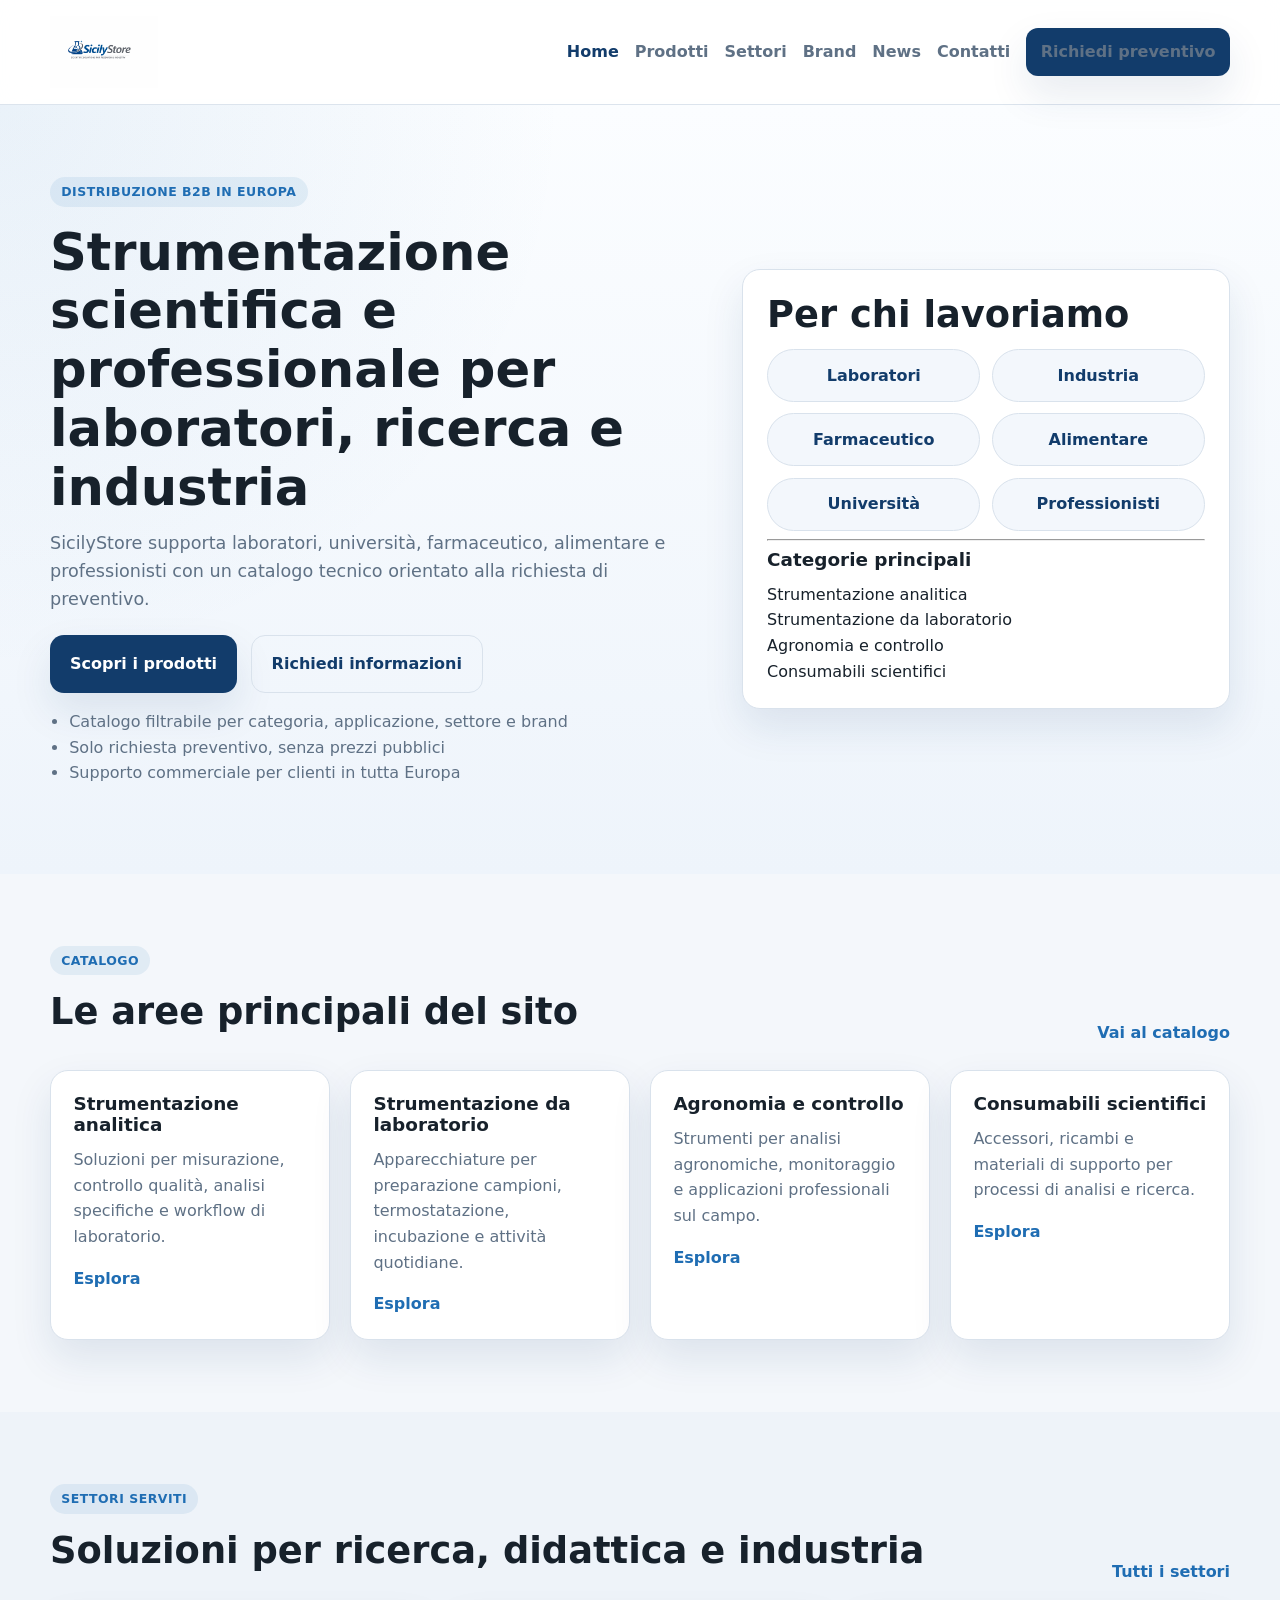
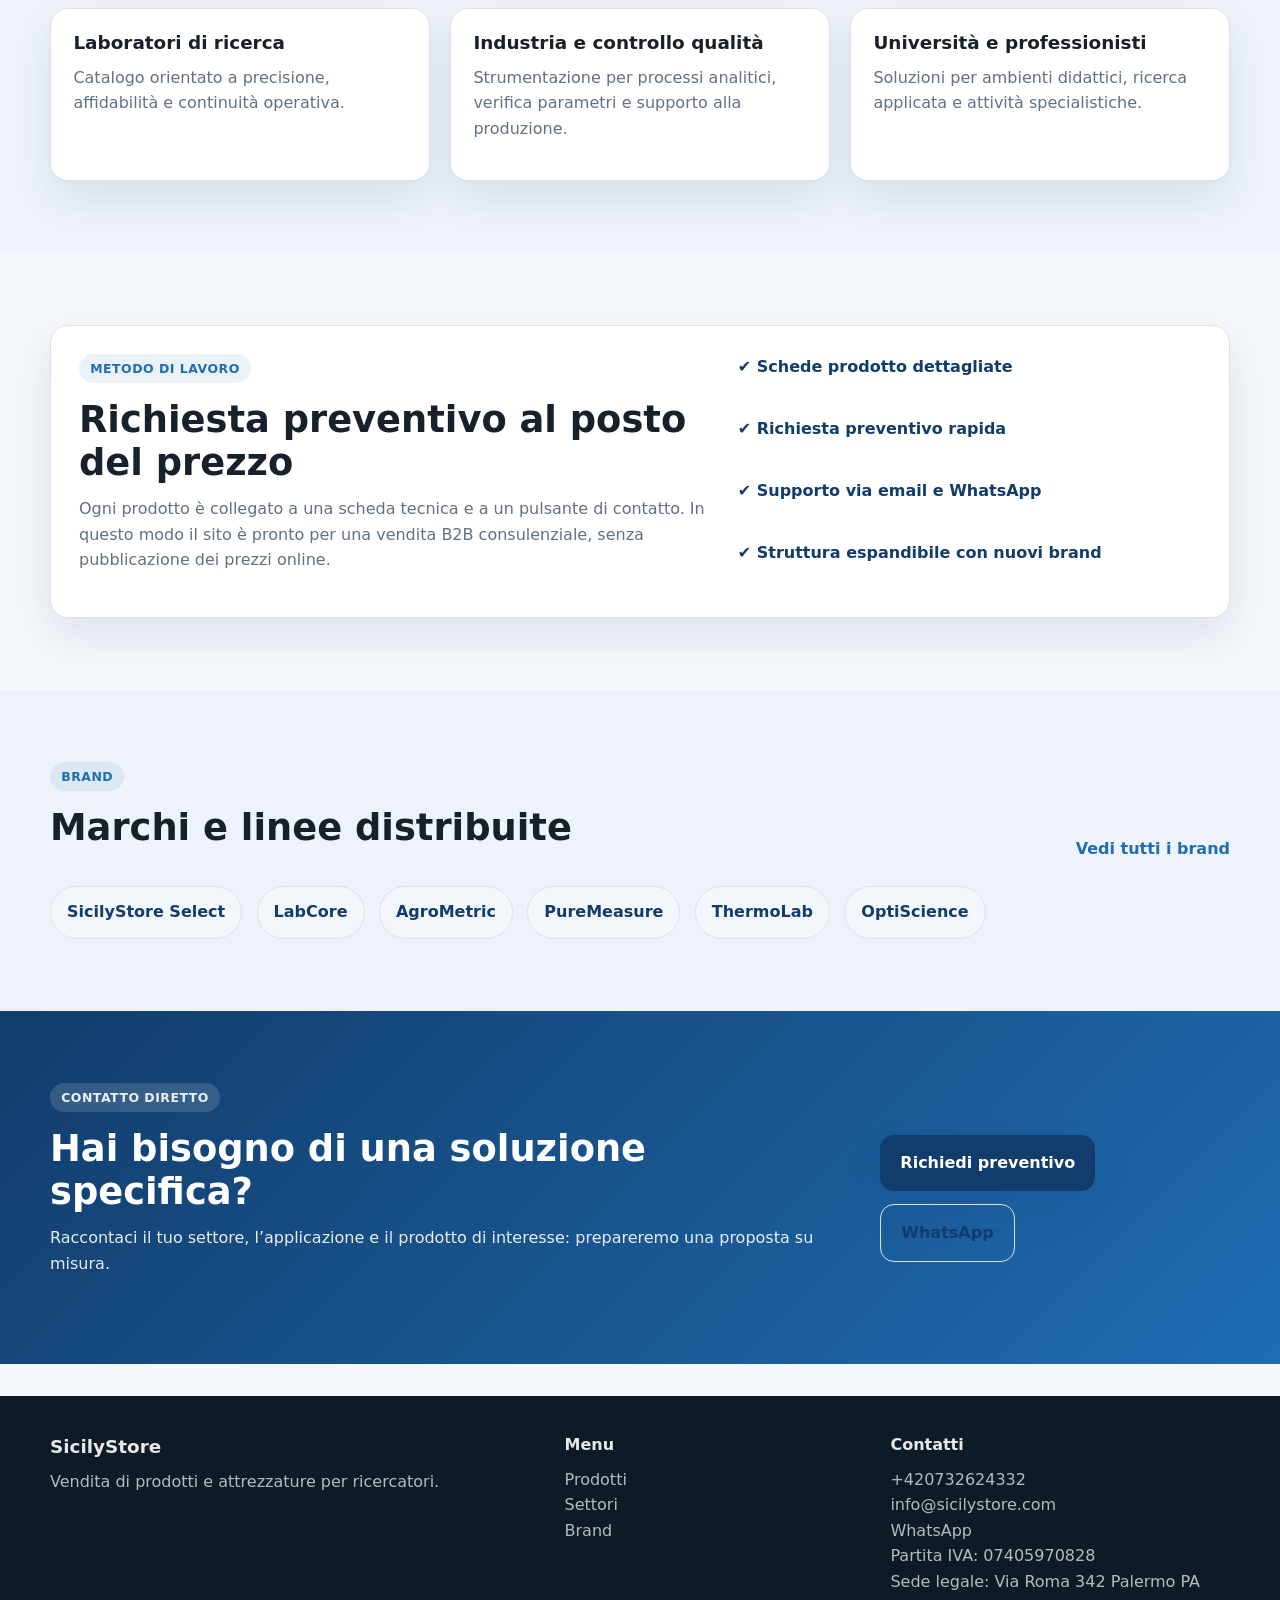
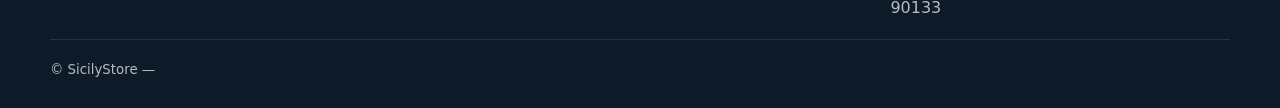
<file: index.html>
<!DOCTYPE html>
<html lang="it">
<head>
  <meta charset="UTF-8">
  <meta name="viewport" content="width=device-width, initial-scale=1.0">
  <title>SicilyStore | Strumentazione scientifica e professionale</title>
  <meta name="description" content="SicilyStore fornisce strumentazione scientifica e professionale per laboratori, università, industria e ricerca in Europa.">
  <link rel="icon" type="image/png" href="assets/images/favicon.png">
  <link rel="shortcut icon" href="assets/images/favicon.ico">
  <link rel="stylesheet" href="assets/css/styles.css">
</head>
<body>
  <header class="site-header">
    <div class="container nav-wrap">
      <a class="logo" href="index.html" aria-label="SicilyStore home">
        <img src="assets/images/logo.png" alt="SicilyStore">
      </a>
      <button class="menu-toggle" aria-expanded="false" aria-controls="site-menu">Menu</button>
      <nav id="site-menu" class="site-nav">
        <a href="index.html" class="active">Home</a>
        <a href="prodotti.html">Prodotti</a>
        <a href="settori.html">Settori</a>
        <a href="brand.html">Brand</a>
        <a href="news.html">News</a>
        <a href="contatti.html">Contatti</a>
        <a href="contatti.html#preventivo" class="btn btn-sm">Richiedi preventivo</a>
      </nav>
    </div>
  </header>

  <main>
    <section class="hero">
      <div class="container hero-grid">
        <div>
          <p class="eyebrow">Distribuzione B2B in Europa</p>
          <h1>Strumentazione scientifica e professionale per laboratori, ricerca e industria</h1>
          <p class="lead">SicilyStore supporta laboratori, università, farmaceutico, alimentare e professionisti con un catalogo tecnico orientato alla richiesta di preventivo.</p>
          <div class="cta-row">
            <a class="btn" href="prodotti.html">Scopri i prodotti</a>
            <a class="btn btn-secondary" href="contatti.html">Richiedi informazioni</a>
          </div>
          <ul class="hero-highlights">
            <li>Catalogo filtrabile per categoria, applicazione, settore e brand</li>
            <li>Solo richiesta preventivo, senza prezzi pubblici</li>
            <li>Supporto commerciale per clienti in tutta Europa</li>
          </ul>
        </div>
        <div class="hero-card card">
          <h2>Per chi lavoriamo</h2>
          <div class="tag-grid">
            <span>Laboratori</span>
            <span>Industria</span>
            <span>Farmaceutico</span>
            <span>Alimentare</span>
            <span>Università</span>
            <span>Professionisti</span>
          </div>
          <hr>
          <h3>Categorie principali</h3>
          <ul class="list-clean">
            <li>Strumentazione analitica</li>
            <li>Strumentazione da laboratorio</li>
            <li>Agronomia e controllo</li>
            <li>Consumabili scientifici</li>
          </ul>
        </div>
      </div>
    </section>

    <section class="section">
      <div class="container">
        <div class="section-head">
          <div>
            <p class="eyebrow">Catalogo</p>
            <h2>Le aree principali del sito</h2>
          </div>
          <a href="prodotti.html" class="text-link">Vai al catalogo</a>
        </div>
        <div class="card-grid four">
          <article class="card category-card">
            <h3>Strumentazione analitica</h3>
            <p>Soluzioni per misurazione, controllo qualità, analisi specifiche e workflow di laboratorio.</p>
            <a href="prodotti.html?categoria=Strumentazione%20analitica">Esplora</a>
          </article>
          <article class="card category-card">
            <h3>Strumentazione da laboratorio</h3>
            <p>Apparecchiature per preparazione campioni, termostatazione, incubazione e attività quotidiane.</p>
            <a href="prodotti.html?categoria=Strumentazione%20da%20laboratorio">Esplora</a>
          </article>
          <article class="card category-card">
            <h3>Agronomia e controllo</h3>
            <p>Strumenti per analisi agronomiche, monitoraggio e applicazioni professionali sul campo.</p>
            <a href="prodotti.html?categoria=Agronomia%20e%20controllo">Esplora</a>
          </article>
          <article class="card category-card">
            <h3>Consumabili scientifici</h3>
            <p>Accessori, ricambi e materiali di supporto per processi di analisi e ricerca.</p>
            <a href="prodotti.html?categoria=Consumabili%20scientifici">Esplora</a>
          </article>
        </div>
      </div>
    </section>

    <section class="section section-alt">
      <div class="container">
        <div class="section-head">
          <div>
            <p class="eyebrow">Settori serviti</p>
            <h2>Soluzioni per ricerca, didattica e industria</h2>
          </div>
          <a href="settori.html" class="text-link">Tutti i settori</a>
        </div>
        <div class="card-grid three">
          <article class="card info-card">
            <h3>Laboratori di ricerca</h3>
            <p>Catalogo orientato a precisione, affidabilità e continuità operativa.</p>
          </article>
          <article class="card info-card">
            <h3>Industria e controllo qualità</h3>
            <p>Strumentazione per processi analitici, verifica parametri e supporto alla produzione.</p>
          </article>
          <article class="card info-card">
            <h3>Università e professionisti</h3>
            <p>Soluzioni per ambienti didattici, ricerca applicata e attività specialistiche.</p>
          </article>
        </div>
      </div>
    </section>

    <section class="section">
      <div class="container split-callout card">
        <div>
          <p class="eyebrow">Metodo di lavoro</p>
          <h2>Richiesta preventivo al posto del prezzo</h2>
          <p>Ogni prodotto è collegato a una scheda tecnica e a un pulsante di contatto. In questo modo il sito è pronto per una vendita B2B consulenziale, senza pubblicazione dei prezzi online.</p>
        </div>
        <div class="checklist">
          <div>✔ Schede prodotto dettagliate</div>
          <div>✔ Richiesta preventivo rapida</div>
          <div>✔ Supporto via email e WhatsApp</div>
          <div>✔ Struttura espandibile con nuovi brand</div>
        </div>
      </div>
    </section>

    <section class="section section-alt">
      <div class="container">
        <div class="section-head">
          <div>
            <p class="eyebrow">Brand</p>
            <h2>Marchi e linee distribuite</h2>
          </div>
          <a href="brand.html" class="text-link">Vedi tutti i brand</a>
        </div>
        <div class="brand-row">
          <span class="brand-pill">SicilyStore Select</span>
          <span class="brand-pill">LabCore</span>
          <span class="brand-pill">AgroMetric</span>
          <span class="brand-pill">PureMeasure</span>
          <span class="brand-pill">ThermoLab</span>
          <span class="brand-pill">OptiScience</span>
        </div>
      </div>
    </section>

    <section class="section cta-banner">
      <div class="container cta-banner-inner">
        <div>
          <p class="eyebrow">Contatto diretto</p>
          <h2>Hai bisogno di una soluzione specifica?</h2>
          <p>Raccontaci il tuo settore, l’applicazione e il prodotto di interesse: prepareremo una proposta su misura.</p>
        </div>
        <div class="cta-row">
          <a class="btn" href="contatti.html#preventivo">Richiedi preventivo</a>
          <a class="btn btn-secondary" href="https://wa.me/420732624332" target="_blank" rel="noopener">WhatsApp</a>
        </div>
      </div>
    </section>
  </main>

  <footer class="site-footer">
    <div class="container footer-grid">
      <div>
        <h3>SicilyStore</h3>
        <p>Vendita di prodotti e attrezzature per ricercatori.</p>
      </div>
      <div>
        <h4>Menu</h4>
        <ul class="list-clean">
          <li><a href="prodotti.html">Prodotti</a></li>
          <li><a href="settori.html">Settori</a></li>
          <li><a href="brand.html">Brand</a></li>
        </ul>
      </div>
      <div>
        <h4>Contatti</h4>
        <ul class="list-clean">
          <li><a href="tel:+420732624332">+420732624332</a></li>
          <li><a href="mailto:info@sicilystore.com">info@sicilystore.com</a></li>
          <li><a href="https://wa.me/420732624332" target="_blank" rel="noopener">WhatsApp</a></li>
          <li><a href="#">Partita IVA: 07405970828</a></li>
          <li><a href="#">Sede legale: Via Roma 342 Palermo PA 90133</a></li>
        </ul>
      </div>
    </div>
    <div class="container footer-bottom">
      <small>© SicilyStore — </small>
    </div>
  </footer>

  <script src="assets/js/app.js"></script>
</body>
</html>
</file>
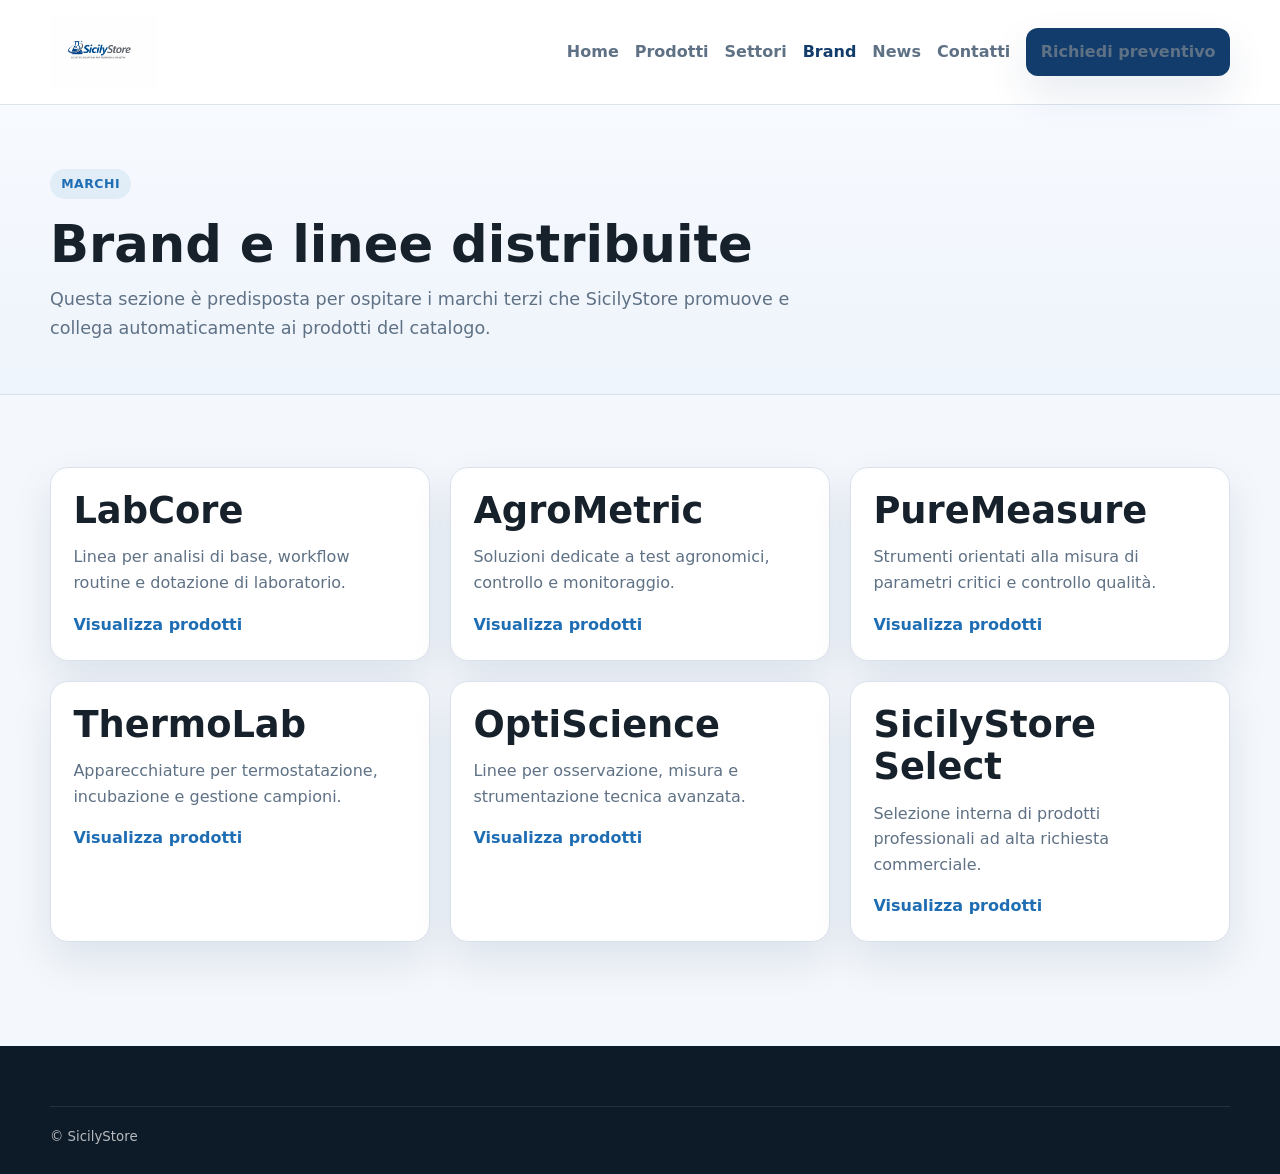
<file: brand.html>
<!DOCTYPE html>
<html lang="it">
<head>
  <meta charset="UTF-8">
  <meta name="viewport" content="width=device-width, initial-scale=1.0">
  <title>Brand | SicilyStore</title>
  <meta name="description" content="Brand e linee di prodotto presenti nel catalogo SicilyStore.">
  <link rel="icon" type="image/png" href="assets/images/favicon.png">
  <link rel="shortcut icon" href="assets/images/favicon.ico">
  <link rel="stylesheet" href="assets/css/styles.css">
</head>
<body>
  <header class="site-header">
    <div class="container nav-wrap">
      <a class="logo" href="index.html" aria-label="SicilyStore home">
        <img src="assets/images/logo.png" alt="SicilyStore">
      </a>
      <button class="menu-toggle" aria-expanded="false" aria-controls="site-menu">Menu</button>
      <nav id="site-menu" class="site-nav">
        <a href="index.html">Home</a>
        <a href="prodotti.html">Prodotti</a>
        <a href="settori.html">Settori</a>
        <a href="brand.html" class="active">Brand</a>
        <a href="news.html">News</a>
        <a href="contatti.html">Contatti</a>
        <a href="contatti.html#preventivo" class="btn btn-sm">Richiedi preventivo</a>
      </nav>
    </div>
  </header>

  <main>
    <section class="page-hero">
      <div class="container">
        <p class="eyebrow">Marchi</p>
        <h1>Brand e linee distribuite</h1>
        <p class="lead narrow">Questa sezione è predisposta per ospitare i marchi terzi che SicilyStore promuove e collega automaticamente ai prodotti del catalogo.</p>
      </div>
    </section>

    <section class="section">
      <div class="container card-grid three">
        <article class="card brand-card"><h2>LabCore</h2><p>Linea per analisi di base, workflow routine e dotazione di laboratorio.</p><a href="prodotti.html?brand=LabCore">Visualizza prodotti</a></article>
        <article class="card brand-card"><h2>AgroMetric</h2><p>Soluzioni dedicate a test agronomici, controllo e monitoraggio.</p><a href="prodotti.html?brand=AgroMetric">Visualizza prodotti</a></article>
        <article class="card brand-card"><h2>PureMeasure</h2><p>Strumenti orientati alla misura di parametri critici e controllo qualità.</p><a href="prodotti.html?brand=PureMeasure">Visualizza prodotti</a></article>
        <article class="card brand-card"><h2>ThermoLab</h2><p>Apparecchiature per termostatazione, incubazione e gestione campioni.</p><a href="prodotti.html?brand=ThermoLab">Visualizza prodotti</a></article>
        <article class="card brand-card"><h2>OptiScience</h2><p>Linee per osservazione, misura e strumentazione tecnica avanzata.</p><a href="prodotti.html?brand=OptiScience">Visualizza prodotti</a></article>
        <article class="card brand-card"><h2>SicilyStore Select</h2><p>Selezione interna di prodotti professionali ad alta richiesta commerciale.</p><a href="prodotti.html?brand=SicilyStore%20Select">Visualizza prodotti</a></article>
      </div>
    </section>
  </main>

  <footer class="site-footer">
    <div class="container footer-bottom"><small>© SicilyStore</small></div>

  <script src="assets/js/app.js"></script>
</body>
</html>
</file>
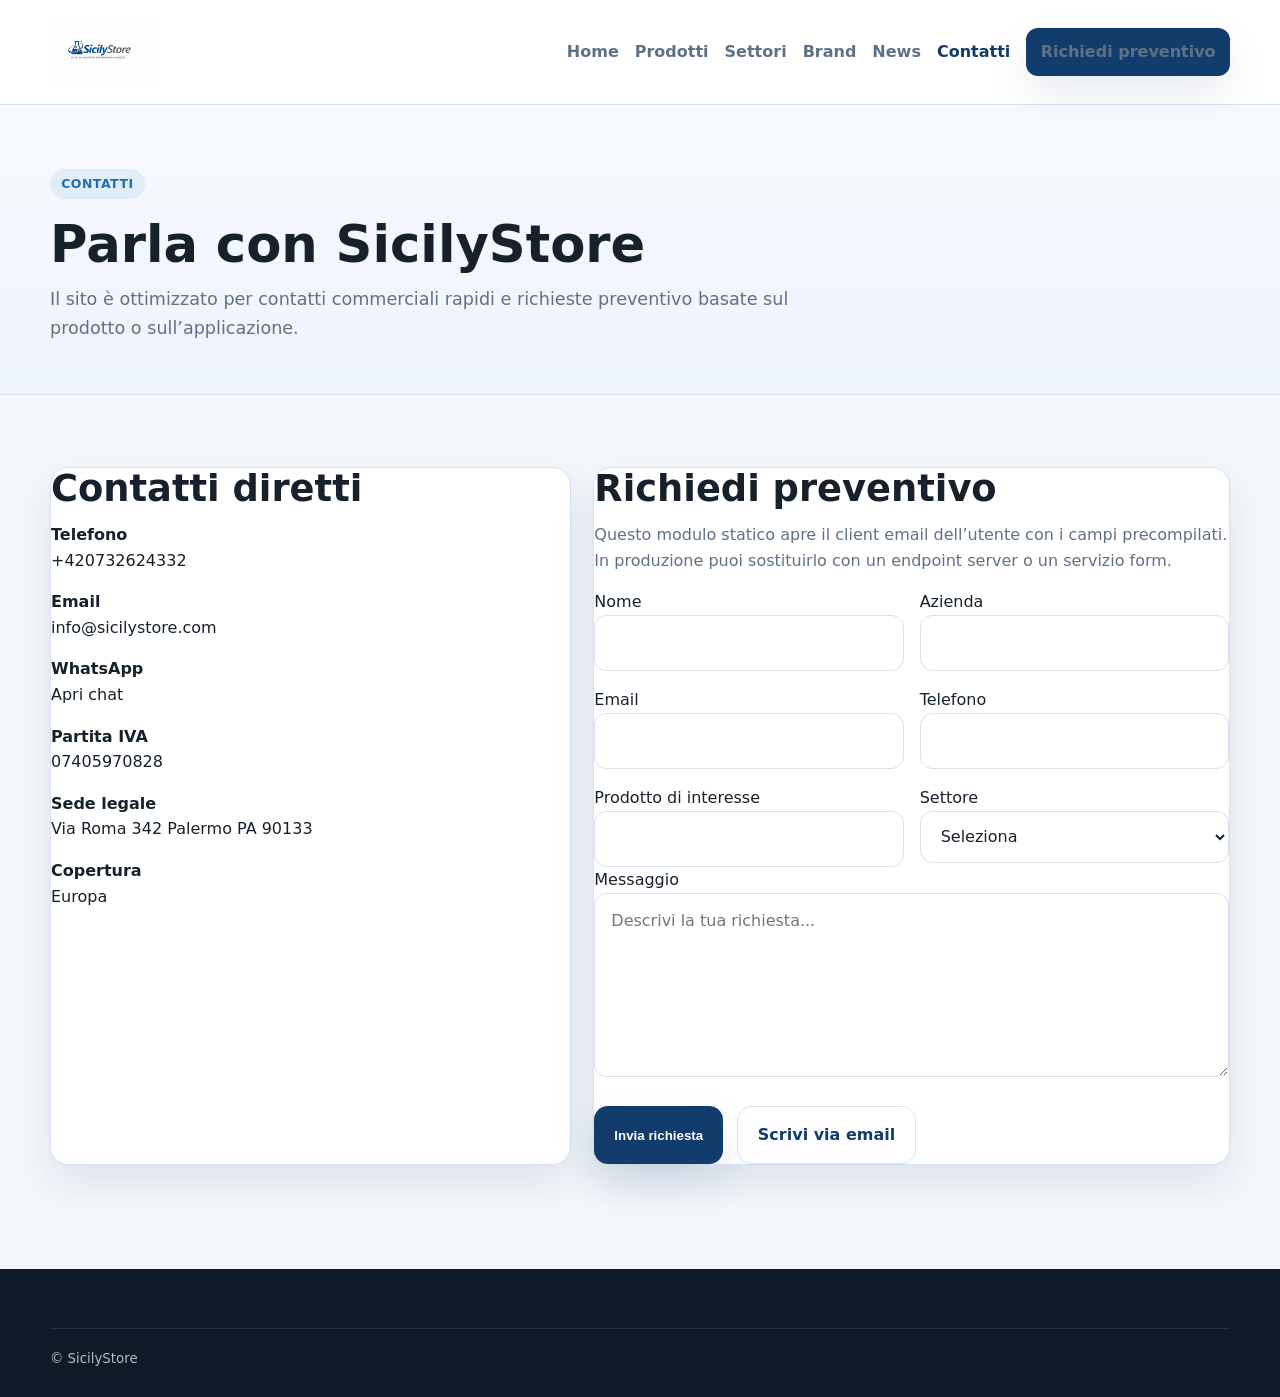
<file: contatti.html>
<!DOCTYPE html>
<html lang="it">
<head>
  <meta charset="UTF-8">
  <meta name="viewport" content="width=device-width, initial-scale=1.0">
  <title>Contatti | SicilyStore</title>
  <meta name="description" content="Contatti SicilyStore e modulo richiesta preventivo.">
  <link rel="icon" type="image/png" href="assets/images/favicon.png">
  <link rel="shortcut icon" href="assets/images/favicon.ico">
  <link rel="stylesheet" href="assets/css/styles.css">
</head>
<body>
  <header class="site-header">
    <div class="container nav-wrap">
      <a class="logo" href="index.html" aria-label="SicilyStore home">
        <img src="assets/images/logo.png" alt="SicilyStore">
      </a>
      <button class="menu-toggle" aria-expanded="false" aria-controls="site-menu">Menu</button>
      <nav id="site-menu" class="site-nav">
        <a href="index.html">Home</a>
        <a href="prodotti.html">Prodotti</a>
        <a href="settori.html">Settori</a>
        <a href="brand.html">Brand</a>
        <a href="news.html">News</a>
        <a href="contatti.html" class="active">Contatti</a>
        <a href="#preventivo" class="btn btn-sm">Richiedi preventivo</a>
      </nav>
    </div>
  </header>

  <main>
    <section class="page-hero">
      <div class="container">
        <p class="eyebrow">Contatti</p>
        <h1>Parla con SicilyStore</h1>
        <p class="lead narrow">Il sito è ottimizzato per contatti commerciali rapidi e richieste preventivo basate sul prodotto o sull’applicazione.</p>
      </div>
    </section>

    <section class="section">
      <div class="container contact-grid">
        <div class="card">
          <h2>Contatti diretti</h2>
          <ul class="contact-list">
            <li><strong>Telefono</strong><a href="tel:+420732624332">+420732624332</a></li>
            <li><strong>Email</strong><a href="mailto:info@sicilystore.com">info@sicilystore.com</a></li>
            <li><strong>WhatsApp</strong><a href="https://wa.me/420732624332" target="_blank" rel="noopener">Apri chat</a></li>
            <li><strong>Partita IVA</strong><a href="#">07405970828</a></li>
            <li><strong>Sede legale</strong><a href="#">Via Roma 342 Palermo PA 90133</a></li>
            <li><strong>Copertura</strong><span>Europa</span></li>
          </ul>
        </div>

        <div id="preventivo" class="card">
          <h2>Richiedi preventivo</h2>
          <p>Questo modulo statico apre il client email dell’utente con i campi precompilati. In produzione puoi sostituirlo con un endpoint server o un servizio form.</p>
          <form id="quoteForm" class="quote-form">
            <div class="form-grid">
              <label>Nome
                <input type="text" id="fullName" required>
              </label>
              <label>Azienda
                <input type="text" id="companyName">
              </label>
              <label>Email
                <input type="email" id="emailAddress" required>
              </label>
              <label>Telefono
                <input type="tel" id="phoneNumber">
              </label>
              <label>Prodotto di interesse
                <input type="text" id="productName">
              </label>
              <label>Settore
                <select id="interestSector">
                  <option value="">Seleziona</option>
                  <option>Laboratori</option>
                  <option>Industria</option>
                  <option>Farmaceutico</option>
                  <option>Alimentare</option>
                  <option>Università</option>
                  <option>Professionisti</option>
                </select>
              </label>
            </div>
            <label>Messaggio
              <textarea id="messageText" rows="6" placeholder="Descrivi la tua richiesta..."></textarea>
            </label>
            <div class="cta-row">
              <button type="submit" class="btn">Invia richiesta</button>
              <a class="btn btn-secondary" href="mailto:info@sicilystore.com">Scrivi via email</a>
            </div>
          </form>
        </div>
      </div>
    </section>
  </main>

  <footer class="site-footer">
    <div class="container footer-bottom"><small>© SicilyStore</small></div>
  </footer>

  <script src="assets/js/app.js"></script>
  <script src="assets/js/contact-page.js"></script>
</body>
</html>
</file>
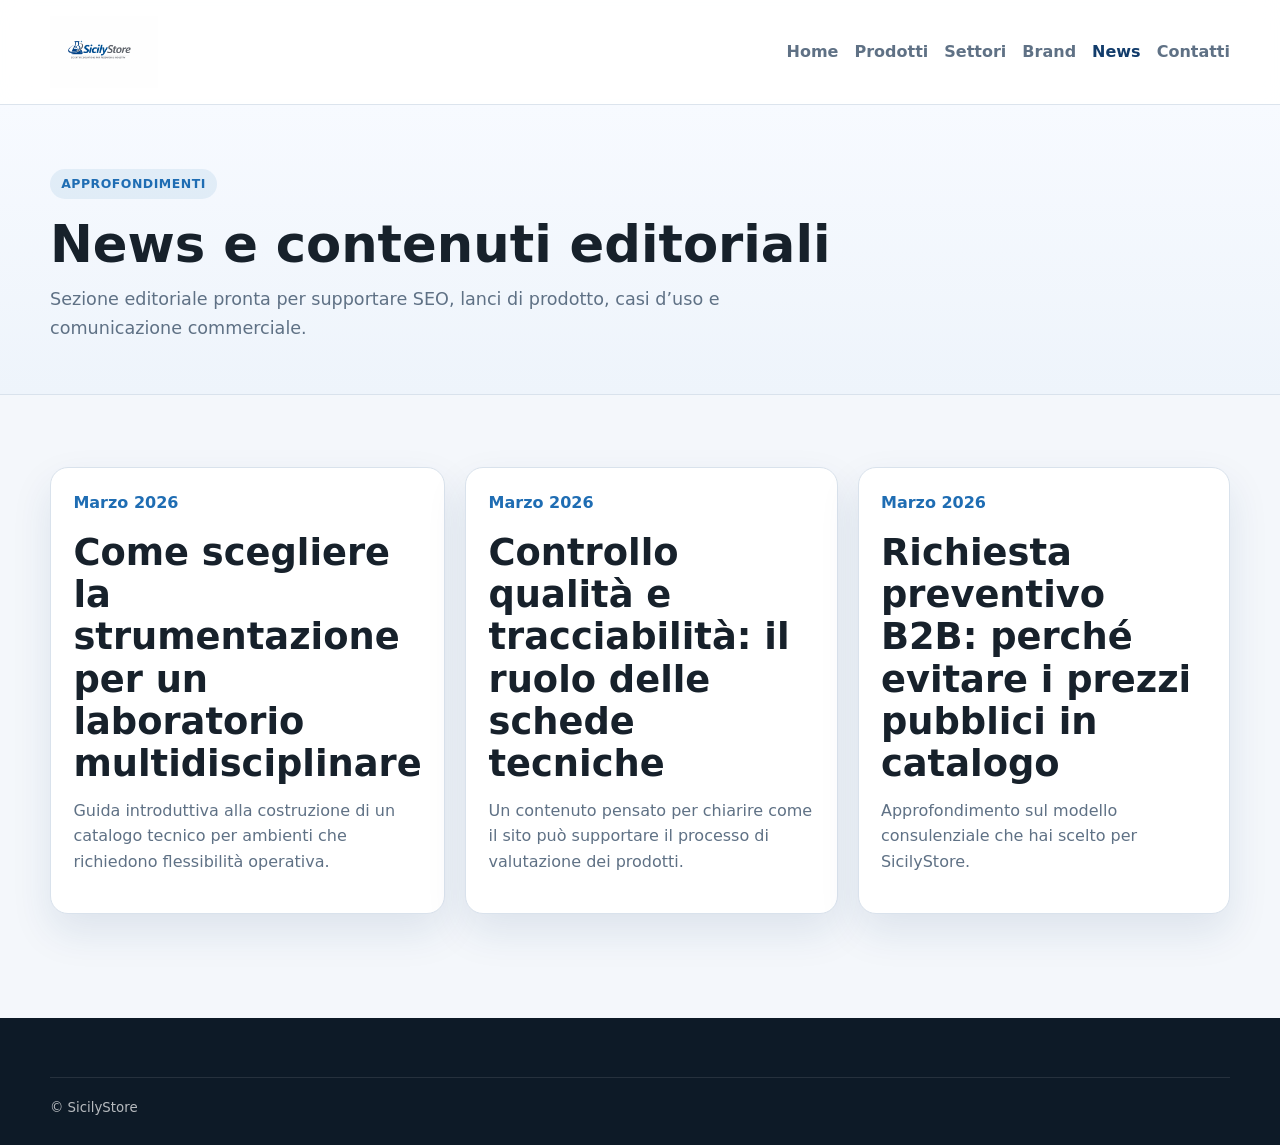
<file: news.html>
<!DOCTYPE html>
<html lang="it">
<head>
  <meta charset="UTF-8">
  <meta name="viewport" content="width=device-width, initial-scale=1.0">
  <title>News | SicilyStore</title>
  <meta name="description" content="News e approfondimenti dal mondo della strumentazione scientifica e professionale.">
  <link rel="icon" type="image/png" href="assets/images/favicon.png">
  <link rel="shortcut icon" href="assets/images/favicon.ico">
  <link rel="stylesheet" href="assets/css/styles.css">
</head>
<body>
  <header class="site-header">
    <div class="container nav-wrap">
      <a class="logo" href="index.html" aria-label="SicilyStore home">
        <img src="assets/images/logo.png" alt="SicilyStore">
      </a>
      <button class="menu-toggle" aria-expanded="false" aria-controls="site-menu">Menu</button>
      <nav id="site-menu" class="site-nav">
        <a href="index.html">Home</a>
        <a href="prodotti.html">Prodotti</a>
        <a href="settori.html">Settori</a>
        <a href="brand.html">Brand</a>
        <a href="news.html" class="active">News</a>
        <a href="contatti.html">Contatti</a>
      </nav>
    </div>
  </header>

  <main>
    <section class="page-hero">
      <div class="container">
        <p class="eyebrow">Approfondimenti</p>
        <h1>News e contenuti editoriali</h1>
        <p class="lead narrow">Sezione editoriale pronta per supportare SEO, lanci di prodotto, casi d’uso e comunicazione commerciale.</p>
      </div>
    </section>

    <section class="section">
      <div class="container card-grid three">
        <article class="card news-card">
          <p class="news-date">Marzo 2026</p>
          <h2>Come scegliere la strumentazione per un laboratorio multidisciplinare</h2>
          <p>Guida introduttiva alla costruzione di un catalogo tecnico per ambienti che richiedono flessibilità operativa.</p>
        </article>
        <article class="card news-card">
          <p class="news-date">Marzo 2026</p>
          <h2>Controllo qualità e tracciabilità: il ruolo delle schede tecniche</h2>
          <p>Un contenuto pensato per chiarire come il sito può supportare il processo di valutazione dei prodotti.</p>
        </article>
        <article class="card news-card">
          <p class="news-date">Marzo 2026</p>
          <h2>Richiesta preventivo B2B: perché evitare i prezzi pubblici in catalogo</h2>
          <p>Approfondimento sul modello consulenziale che hai scelto per SicilyStore.</p>
        </article>
      </div>
    </section>
  </main>

  <footer class="site-footer">
    <div class="container footer-bottom"><small>© SicilyStore</small></div></footer>

  <script src="assets/js/app.js"></script>
</body>
</html>
</file>
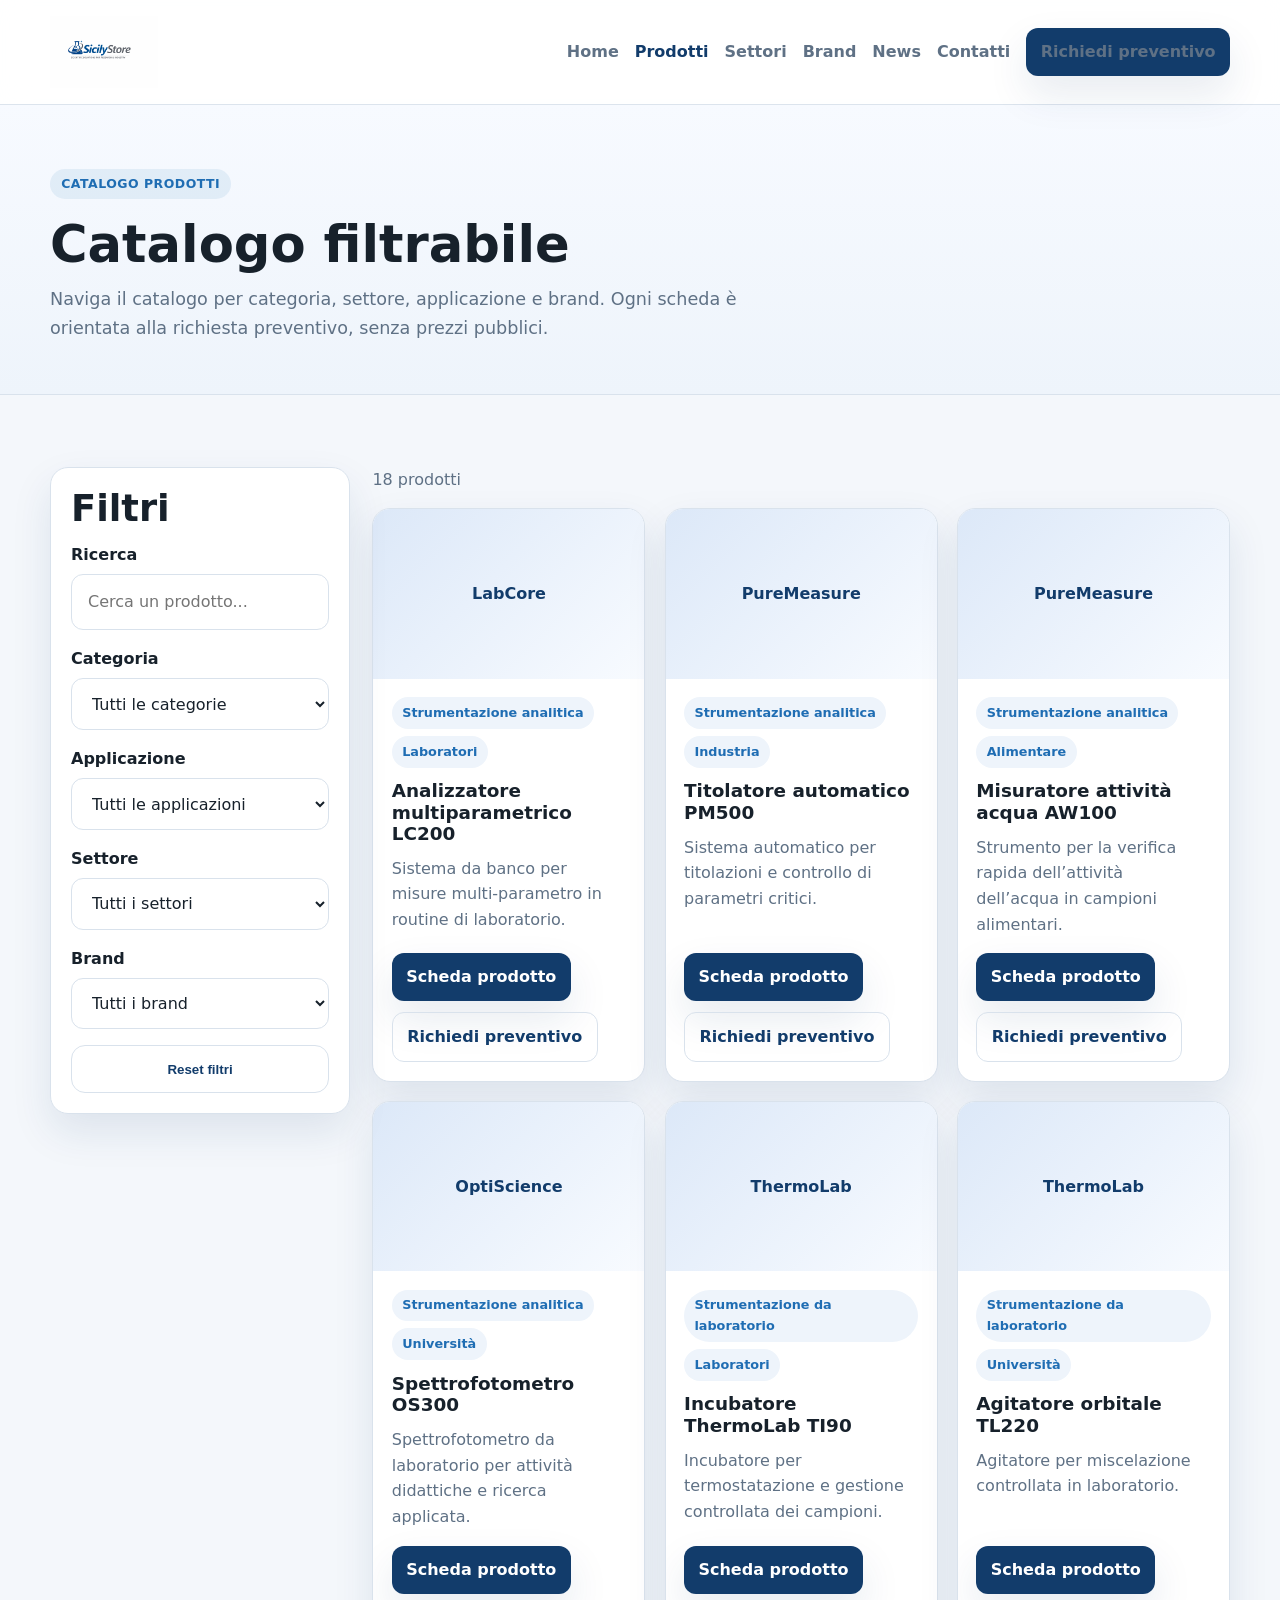
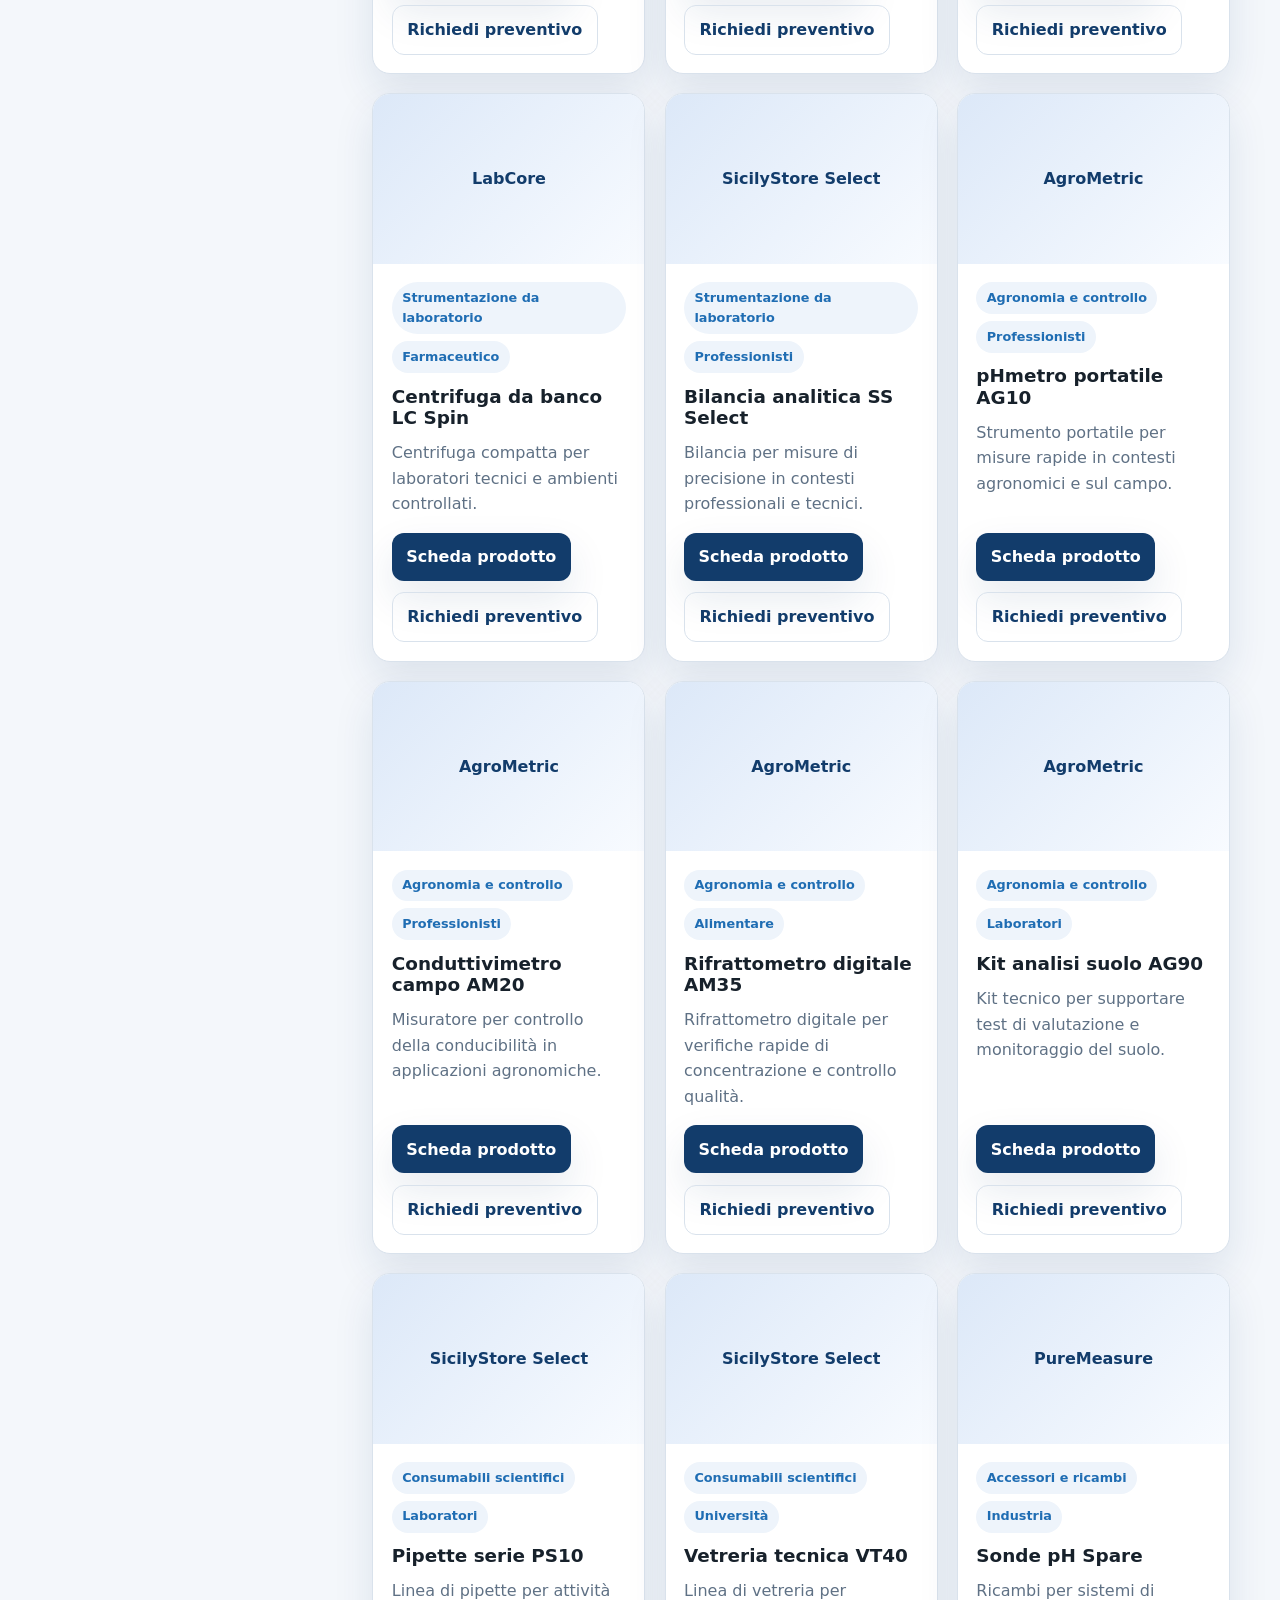
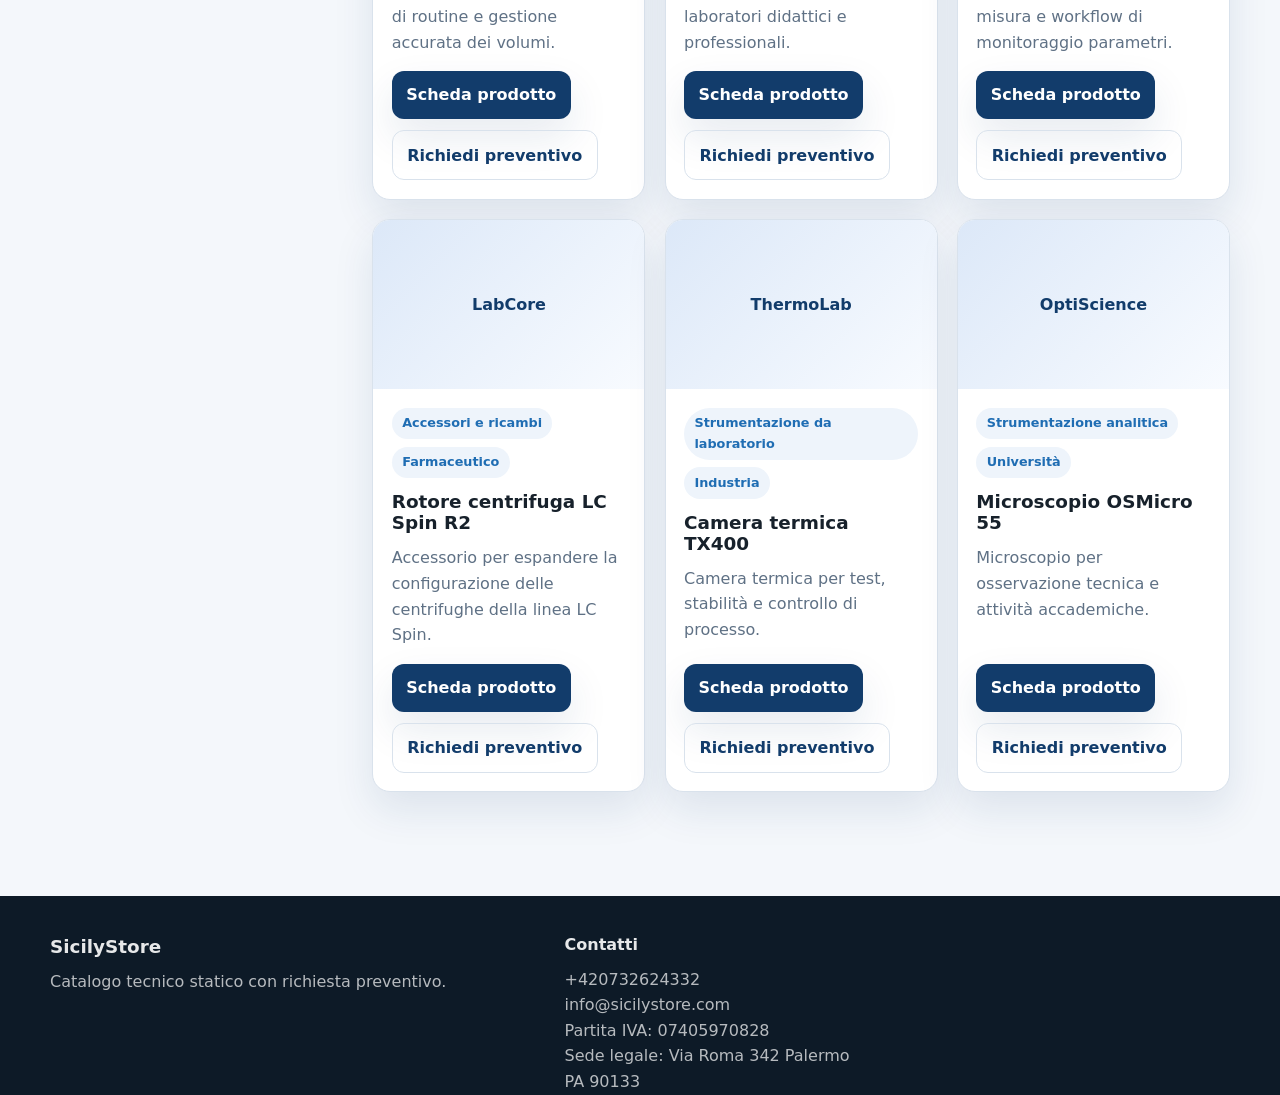
<file: prodotti.html>
<!DOCTYPE html>
<html lang="it">
<head>
  <meta charset="UTF-8">
  <meta name="viewport" content="width=device-width, initial-scale=1.0">
  <title>Prodotti | SicilyStore</title>
  <meta name="description" content="Catalogo SicilyStore con filtro per categoria, settore, applicazione e brand. Solo richiesta preventivo.">
  <link rel="icon" type="image/png" href="assets/images/favicon.png">
  <link rel="shortcut icon" href="assets/images/favicon.ico">
  <link rel="stylesheet" href="assets/css/styles.css">
</head>
<body>
  <header class="site-header">
    <div class="container nav-wrap">
      <a class="logo" href="index.html" aria-label="SicilyStore home">
        <img src="assets/images/logo.png" alt="SicilyStore">
      </a>
      <button class="menu-toggle" aria-expanded="false" aria-controls="site-menu">Menu</button>
      <nav id="site-menu" class="site-nav">
        <a href="index.html">Home</a>
        <a href="prodotti.html" class="active">Prodotti</a>
        <a href="settori.html">Settori</a>
        <a href="brand.html">Brand</a>
        <a href="news.html">News</a>
        <a href="contatti.html">Contatti</a>
        <a href="contatti.html#preventivo" class="btn btn-sm">Richiedi preventivo</a>
      </nav>
    </div>
  </header>

  <main>
    <section class="page-hero">
      <div class="container">
        <p class="eyebrow">Catalogo prodotti</p>
        <h1>Catalogo filtrabile</h1>
        <p class="lead narrow">Naviga il catalogo per categoria, settore, applicazione e brand. Ogni scheda è orientata alla richiesta preventivo, senza prezzi pubblici.</p>
      </div>
    </section>

    <section class="section">
      <div class="container catalog-layout">
        <aside class="catalog-sidebar card">
          <h2>Filtri</h2>
          <div class="filter-group">
            <label for="searchInput">Ricerca</label>
            <input id="searchInput" type="search" placeholder="Cerca un prodotto...">
          </div>
          <div class="filter-group">
            <label for="categoryFilter">Categoria</label>
            <select id="categoryFilter"></select>
          </div>
          <div class="filter-group">
            <label for="applicationFilter">Applicazione</label>
            <select id="applicationFilter"></select>
          </div>
          <div class="filter-group">
            <label for="sectorFilter">Settore</label>
            <select id="sectorFilter"></select>
          </div>
          <div class="filter-group">
            <label for="brandFilter">Brand</label>
            <select id="brandFilter"></select>
          </div>
          <button id="resetFilters" class="btn btn-secondary btn-block" type="button">Reset filtri</button>
        </aside>

        <div>
          <div class="catalog-toolbar">
            <p id="resultsCount">0 prodotti</p>
          </div>
          <div id="productGrid" class="product-grid"></div>
          <div id="noResults" class="card empty-state hidden">
            <h3>Nessun prodotto trovato</h3>
            <p>Modifica i filtri o contattaci per una proposta personalizzata.</p>
            <a class="btn" href="contatti.html#preventivo">Richiedi preventivo</a>
          </div>
        </div>
      </div>
    </section>
  </main>

  <footer class="site-footer">
    <div class="container footer-grid">
      <div>
        <h3>SicilyStore</h3>
        <p>Catalogo tecnico statico con richiesta preventivo.</p>
      </div>
      <div>
        <h4>Contatti</h4>
        <ul class="list-clean">
          <li><a href="tel:+420732624332">+420732624332</a></li>
          <li><a href="mailto:info@sicilystore.com">info@sicilystore.com</a></li>
          <li><a href="#">Partita IVA: 07405970828</a></li>
          <li><a href="#">Sede legale: Via Roma 342 Palermo PA 90133</a></li>
        </ul>
      </div>
    </div>
  </footer>

  <script src="assets/js/catalog-data.js"></script>
  <script src="assets/js/app.js"></script>
  <script src="assets/js/catalog-page.js"></script>
</body>
</html>
</file>
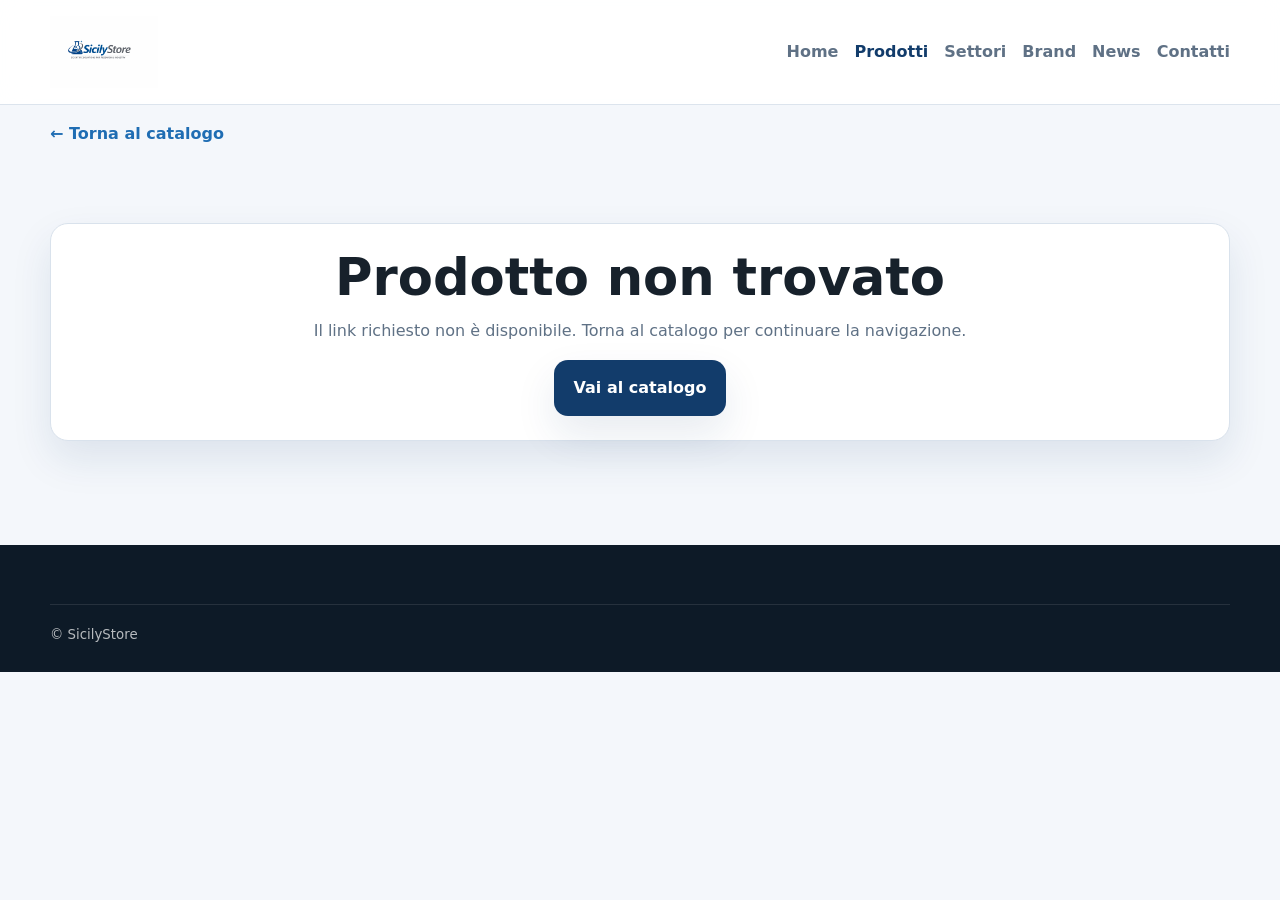
<file: prodotto.html>
<!DOCTYPE html>
<html lang="it">
<head>
  <meta charset="UTF-8">
  <meta name="viewport" content="width=device-width, initial-scale=1.0">
  <title>Dettaglio prodotto | SicilyStore</title>
  <meta name="description" content="Scheda prodotto SicilyStore con richiesta preventivo.">
  <link rel="icon" type="image/png" href="assets/images/favicon.png">
  <link rel="shortcut icon" href="assets/images/favicon.ico">
  <link rel="stylesheet" href="assets/css/styles.css">
</head>
<body>
  <header class="site-header">
    <div class="container nav-wrap">
      <a class="logo" href="index.html" aria-label="SicilyStore home">
        <img src="assets/images/logo.png" alt="SicilyStore">
      </a>
      <button class="menu-toggle" aria-expanded="false" aria-controls="site-menu">Menu</button>
      <nav id="site-menu" class="site-nav">
        <a href="index.html">Home</a>
        <a href="prodotti.html" class="active">Prodotti</a>
        <a href="settori.html">Settori</a>
        <a href="brand.html">Brand</a>
        <a href="news.html">News</a>
        <a href="contatti.html">Contatti</a>
      </nav>
    </div>
  </header>

  <main>
    <section class="page-hero small">
      <div class="container breadcrumb-row">
        <a href="prodotti.html">← Torna al catalogo</a>
      </div>
    </section>

    <section class="section">
      <div class="container" id="productDetail"></div>
      <div class="container hidden" id="productNotFound">
        <div class="card empty-state">
          <h1>Prodotto non trovato</h1>
          <p>Il link richiesto non è disponibile. Torna al catalogo per continuare la navigazione.</p>
          <a class="btn" href="prodotti.html">Vai al catalogo</a>
        </div>
      </div>
    </section>
  </main>

  <footer class="site-footer">
    <div class="container footer-bottom">
      <small>© SicilyStore</small>
    </div>
  </footer>

  <script src="assets/js/catalog-data.js"></script>
  <script src="assets/js/app.js"></script>
  <script src="assets/js/product-page.js"></script>
</body>
</html>
</file>
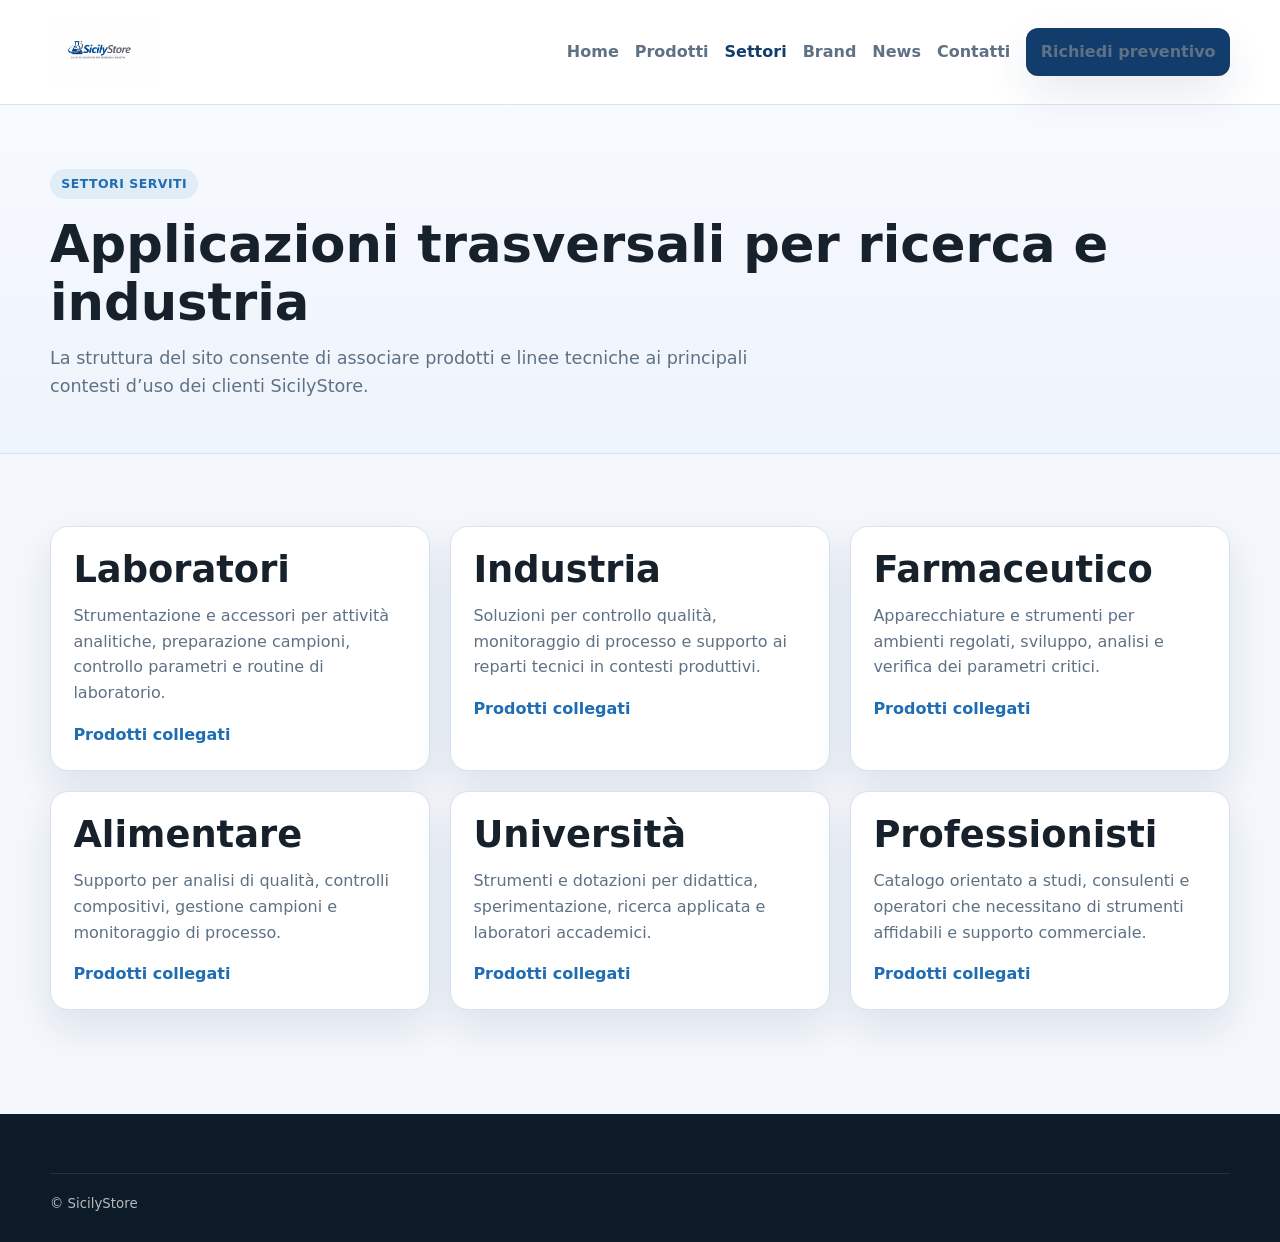
<file: settori.html>
<!DOCTYPE html>
<html lang="it">
<head>
  <meta charset="UTF-8">
  <meta name="viewport" content="width=device-width, initial-scale=1.0">
  <title>Settori | SicilyStore</title>
  <meta name="description" content="Settori serviti da SicilyStore: laboratori, industria, farmaceutico, alimentare, università e professionisti.">
  <link rel="icon" type="image/png" href="assets/images/favicon.png">
  <link rel="shortcut icon" href="assets/images/favicon.ico">
  <link rel="stylesheet" href="assets/css/styles.css">
</head>
<body>
  <header class="site-header">
    <div class="container nav-wrap">
      <a class="logo" href="index.html" aria-label="SicilyStore home">
        <img src="assets/images/logo.png" alt="SicilyStore">
      </a>
      <button class="menu-toggle" aria-expanded="false" aria-controls="site-menu">Menu</button>
      <nav id="site-menu" class="site-nav">
        <a href="index.html">Home</a>
        <a href="prodotti.html">Prodotti</a>
        <a href="settori.html" class="active">Settori</a>
        <a href="brand.html">Brand</a>
        <a href="news.html">News</a>
        <a href="contatti.html">Contatti</a>
        <a href="contatti.html#preventivo" class="btn btn-sm">Richiedi preventivo</a>
      </nav>
    </div>
  </header>

  <main>
    <section class="page-hero">
      <div class="container">
        <p class="eyebrow">Settori serviti</p>
        <h1>Applicazioni trasversali per ricerca e industria</h1>
        <p class="lead narrow">La struttura del sito consente di associare prodotti e linee tecniche ai principali contesti d’uso dei clienti SicilyStore.</p>
      </div>
    </section>

    <section class="section">
      <div class="container card-grid three">
        <article class="card sector-card">
          <h2>Laboratori</h2>
          <p>Strumentazione e accessori per attività analitiche, preparazione campioni, controllo parametri e routine di laboratorio.</p>
          <a href="prodotti.html?settore=Laboratori">Prodotti collegati</a>
        </article>
        <article class="card sector-card">
          <h2>Industria</h2>
          <p>Soluzioni per controllo qualità, monitoraggio di processo e supporto ai reparti tecnici in contesti produttivi.</p>
          <a href="prodotti.html?settore=Industria">Prodotti collegati</a>
        </article>
        <article class="card sector-card">
          <h2>Farmaceutico</h2>
          <p>Apparecchiature e strumenti per ambienti regolati, sviluppo, analisi e verifica dei parametri critici.</p>
          <a href="prodotti.html?settore=Farmaceutico">Prodotti collegati</a>
        </article>
        <article class="card sector-card">
          <h2>Alimentare</h2>
          <p>Supporto per analisi di qualità, controlli compositivi, gestione campioni e monitoraggio di processo.</p>
          <a href="prodotti.html?settore=Alimentare">Prodotti collegati</a>
        </article>
        <article class="card sector-card">
          <h2>Università</h2>
          <p>Strumenti e dotazioni per didattica, sperimentazione, ricerca applicata e laboratori accademici.</p>
          <a href="prodotti.html?settore=Università">Prodotti collegati</a>
        </article>
        <article class="card sector-card">
          <h2>Professionisti</h2>
          <p>Catalogo orientato a studi, consulenti e operatori che necessitano di strumenti affidabili e supporto commerciale.</p>
          <a href="prodotti.html?settore=Professionisti">Prodotti collegati</a>
        </article>
      </div>
    </section>
  </main>

  <footer class="site-footer">
    <div class="container footer-bottom"><small>© SicilyStore</small></div>
  </footer>

  <script src="assets/js/app.js"></script>
</body>
</html>
</file>
<file: assets/css/styles.css>
:root {
  --bg: #f4f7fb;
  --surface: #ffffff;
  --surface-alt: #eef3f9;
  --text: #17212b;
  --muted: #5f7185;
  --line: #d9e2ec;
  --primary: #123c6b;
  --primary-dark: #0e2e52;
  --accent: #1f6db3;
  --shadow: 0 18px 40px rgba(18, 60, 107, 0.10);
  --radius: 18px;
  --container: 1180px;
}

* { box-sizing: border-box; }
html { scroll-behavior: smooth; }
body {
  margin: 0;
  font-family: Inter, ui-sans-serif, system-ui, -apple-system, BlinkMacSystemFont, "Segoe UI", sans-serif;
  color: var(--text);
  background: var(--bg);
  line-height: 1.6;
}
img { max-width: 100%; display: block; }
a { color: inherit; text-decoration: none; }
.container { width: min(var(--container), calc(100% - 2rem)); margin: 0 auto; }
.hidden { display: none !important; }
.section { padding: 4.5rem 0; }
.section-alt { background: var(--surface-alt); }
.page-hero {
  padding: 4rem 0 2.25rem;
  background: linear-gradient(180deg, #f7faff 0%, #eef4fb 100%);
  border-bottom: 1px solid var(--line);
}
.page-hero.small { padding: 1rem 0 0.25rem; background: transparent; border: 0; }
.site-header {
  position: sticky; top: 0; z-index: 40;
  background: rgba(255,255,255,0.92);
  backdrop-filter: blur(14px);
  border-bottom: 1px solid rgba(217, 226, 236, 0.9);
}
.nav-wrap {
  display: flex; align-items: center; justify-content: space-between;
  min-height: 104px; gap: 1.5rem;
}
.logo {
  display: inline-flex;
  align-items: center;
  flex: 0 0 auto;
}
.logo img {
  display: block;
  height: 72px;
  width: auto;
  max-width: min(320px, 34vw);
  object-fit: contain;
}

.site-nav {
  display: flex; align-items: center; gap: 1rem;
}
.site-nav a { color: var(--muted); font-weight: 600; }
.site-nav a.active, .site-nav a:hover { color: var(--primary); }
.menu-toggle {
  display: none; border: 1px solid var(--line); background: #fff; padding: 0.7rem 0.9rem;
  border-radius: 12px; font-weight: 700;
}
.btn {
  display: inline-flex; align-items: center; justify-content: center; gap: 0.5rem;
  background: var(--primary); color: #fff; border: 0; border-radius: 14px;
  padding: 0.95rem 1.25rem; font-weight: 700; cursor: pointer;
  box-shadow: var(--shadow);
}
.btn:hover { background: var(--primary-dark); }
.btn-secondary {
  background: transparent; color: var(--primary); border: 1px solid var(--line); box-shadow: none;
}
.btn-secondary:hover { background: #fff; }
.btn-sm { padding: 0.7rem 0.9rem; border-radius: 12px; }
.btn-block { width: 100%; }
.eyebrow {
  display: inline-flex; padding: 0.3rem 0.7rem; border-radius: 999px;
  background: rgba(31, 109, 179, 0.09); color: var(--accent); font-weight: 700;
  text-transform: uppercase; letter-spacing: 0.04em; font-size: 0.78rem;
}
h1, h2, h3, h4 { line-height: 1.15; margin: 0 0 0.75rem; }
h1 { font-size: clamp(2rem, 4vw, 3.5rem); }
h2 { font-size: clamp(1.5rem, 3vw, 2.3rem); }
h3 { font-size: 1.15rem; }
p { margin: 0 0 1rem; color: var(--muted); }
.lead { font-size: 1.1rem; max-width: 60ch; }
.narrow { max-width: 48rem; }
.hero {
  padding: 4.5rem 0; background:
  radial-gradient(circle at top left, rgba(31, 109, 179, 0.08), transparent 38%),
  linear-gradient(180deg, #fbfdff 0%, #eef4fb 100%);
}
.hero-grid {
  display: grid; grid-template-columns: 1.15fr 0.85fr; gap: 2rem; align-items: center;
}
.cta-row { display: flex; gap: 0.85rem; flex-wrap: wrap; margin: 1.35rem 0 0; }
.hero-highlights { padding-left: 1.2rem; color: var(--muted); }
.hero-card { padding: 1.5rem; }
.card {
  background: var(--surface); border: 1px solid var(--line); border-radius: var(--radius);
  box-shadow: var(--shadow);
}
.card-grid { display: grid; gap: 1.25rem; }
.card-grid.four { grid-template-columns: repeat(4, 1fr); }
.card-grid.three { grid-template-columns: repeat(3, 1fr); }
.category-card, .info-card, .brand-card, .news-card, .sector-card { padding: 1.4rem; }
.category-card a, .brand-card a, .sector-card a, .text-link, .breadcrumb-row a { color: var(--accent); font-weight: 700; }
.section-head {
  display: flex; align-items: end; justify-content: space-between; gap: 1rem; margin-bottom: 1.5rem;
}
.tag-grid {
  display: grid; grid-template-columns: repeat(2, 1fr); gap: 0.7rem;
}
.tag-grid span, .brand-pill {
  display: inline-flex; align-items: center; justify-content: center;
  background: #f3f7fc; border: 1px solid var(--line); border-radius: 999px; padding: 0.8rem 1rem;
  color: var(--primary); font-weight: 700;
}
.list-clean { padding: 0; margin: 0; list-style: none; }
.split-callout {
  display: grid; grid-template-columns: 1.15fr 0.85fr; gap: 2rem; padding: 1.75rem;
}
.checklist { display: grid; gap: 0.8rem; color: var(--primary); font-weight: 700; }
.brand-row { display: flex; flex-wrap: wrap; gap: 0.9rem; }
.cta-banner { background: linear-gradient(135deg, var(--primary) 0%, var(--accent) 100%); color: #fff; }
.cta-banner p, .cta-banner .eyebrow { color: rgba(255,255,255,0.9); }
.cta-banner .eyebrow { background: rgba(255,255,255,0.14); }
.cta-banner-inner {
  display: flex; align-items: center; justify-content: space-between; gap: 2rem;
}
.site-footer {
  background: #0d1a27; color: rgba(255,255,255,0.9); padding-top: 2.5rem; margin-top: 2rem;
}
.site-footer p, .site-footer a, .site-footer small { color: rgba(255,255,255,0.7); }
.footer-grid { display: grid; grid-template-columns: 1.3fr 0.8fr 0.9fr; gap: 1.5rem; }
.footer-bottom { padding: 1rem 0 1.6rem; border-top: 1px solid rgba(255,255,255,0.1); margin-top: 1.2rem; }
.catalog-layout { display: grid; grid-template-columns: 300px 1fr; gap: 1.4rem; align-items: start; }
.catalog-sidebar { padding: 1.25rem; position: sticky; top: 96px; }
.filter-group { margin-bottom: 1rem; }
.filter-group label { display: block; font-weight: 700; margin-bottom: 0.4rem; }
input, select, textarea {
  width: 100%; padding: 0.9rem 1rem; border: 1px solid var(--line); border-radius: 12px;
  font: inherit; background: #fff; color: var(--text);
}
.catalog-toolbar { margin-bottom: 1rem; }
.product-grid { display: grid; grid-template-columns: repeat(3, 1fr); gap: 1.2rem; }
.product-card { display: flex; flex-direction: column; overflow: hidden; }
.product-card .product-media {
  background: linear-gradient(135deg, #dce8f8 0%, #f8fbff 100%);
  aspect-ratio: 16 / 10; display: grid; place-items: center; color: var(--primary); font-weight: 800;
}
.product-body { padding: 1.15rem; display: flex; flex-direction: column; flex: 1; }
.product-meta { display: flex; flex-wrap: wrap; gap: 0.45rem; margin-bottom: 0.8rem; }
.badge {
  display: inline-flex; padding: 0.35rem 0.65rem; border-radius: 999px;
  background: #eef4fb; color: var(--accent); font-size: 0.8rem; font-weight: 700;
}
.product-actions { display: flex; gap: 0.7rem; margin-top: auto; flex-wrap: wrap; }
.empty-state { padding: 1.5rem; text-align: center; }
.product-detail {
  display: grid; grid-template-columns: 1fr 0.9fr; gap: 1.4rem;
}
.product-gallery { padding: 1.5rem; min-height: 340px; display: grid; place-items: center; }
.product-gallery-box {
  width: 100%; height: 100%; min-height: 320px; border-radius: var(--radius);
  background: linear-gradient(135deg, #dce8f8 0%, #f8fbff 100%); display: grid; place-items: center;
  color: var(--primary); font-size: 2rem; font-weight: 900;
}
.product-panel { padding: 1.5rem; }
.info-list { padding-left: 1rem; color: var(--muted); }
.contact-grid { display: grid; grid-template-columns: 0.9fr 1.1fr; gap: 1.4rem; }
.contact-list { list-style: none; padding: 0; margin: 0; display: grid; gap: 1rem; }
.contact-list li { display: flex; flex-direction: column; }
.quote-form .form-grid { display: grid; grid-template-columns: repeat(2, 1fr); gap: 1rem; }
.news-date { color: var(--accent); font-weight: 700; }

@media (max-width: 1080px) {
  .card-grid.four { grid-template-columns: repeat(2, 1fr); }
  .product-grid { grid-template-columns: repeat(2, 1fr); }
  .hero-grid, .split-callout, .catalog-layout, .product-detail, .contact-grid, .footer-grid, .cta-banner-inner {
    grid-template-columns: 1fr; flex-direction: column;
  }
  .catalog-sidebar { position: static; }
}

@media (max-width: 760px) {
  .nav-wrap { min-height: 88px; gap: 0.75rem; }
  .logo img { height: 58px; max-width: 220px; }
  .menu-toggle { display: inline-flex; }
  .site-nav {
    position: absolute; right: 1rem; top: 84px; left: 1rem; background: #fff; border: 1px solid var(--line);
    border-radius: 18px; box-shadow: var(--shadow); padding: 1rem; flex-direction: column; align-items: stretch;
    display: none;
  }
  .site-nav.open { display: flex; }
  .card-grid.four, .card-grid.three, .product-grid, .quote-form .form-grid, .tag-grid { grid-template-columns: 1fr; }
  .section { padding: 3rem 0; }
}
</file>
